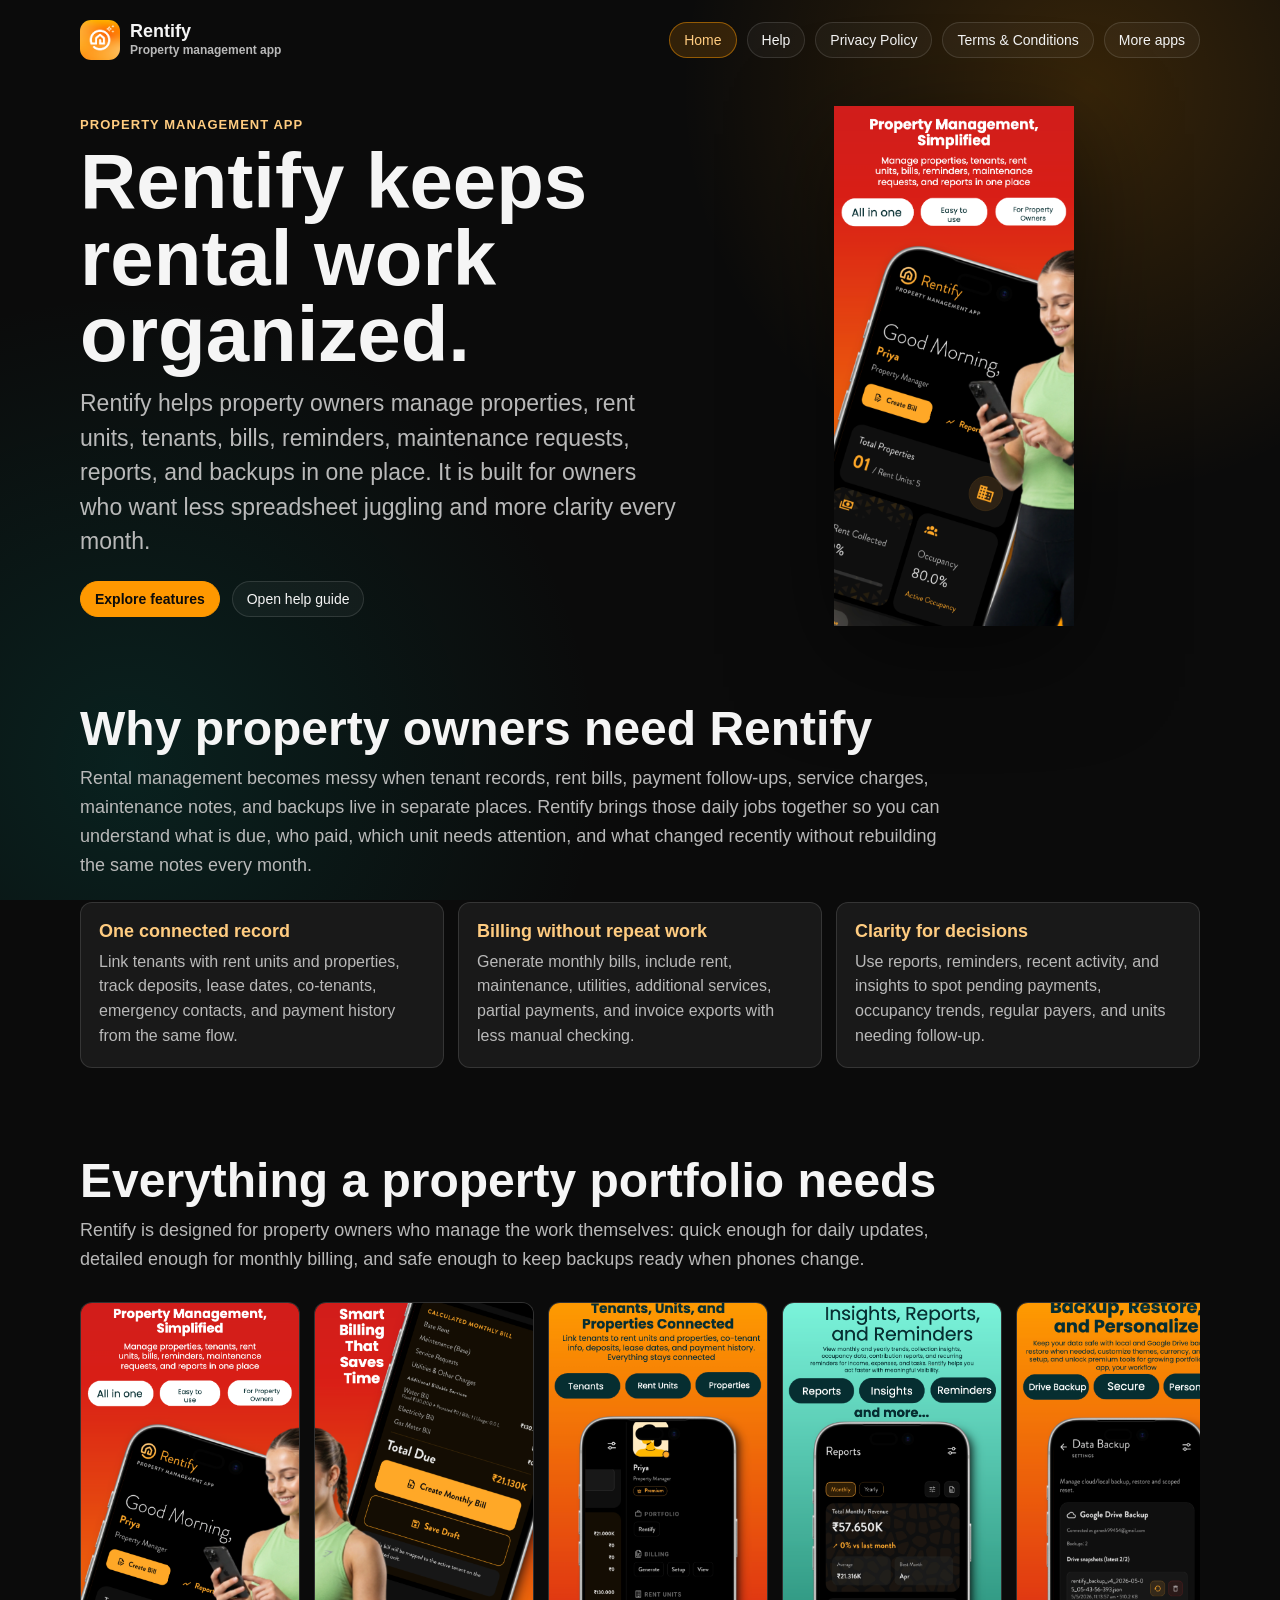
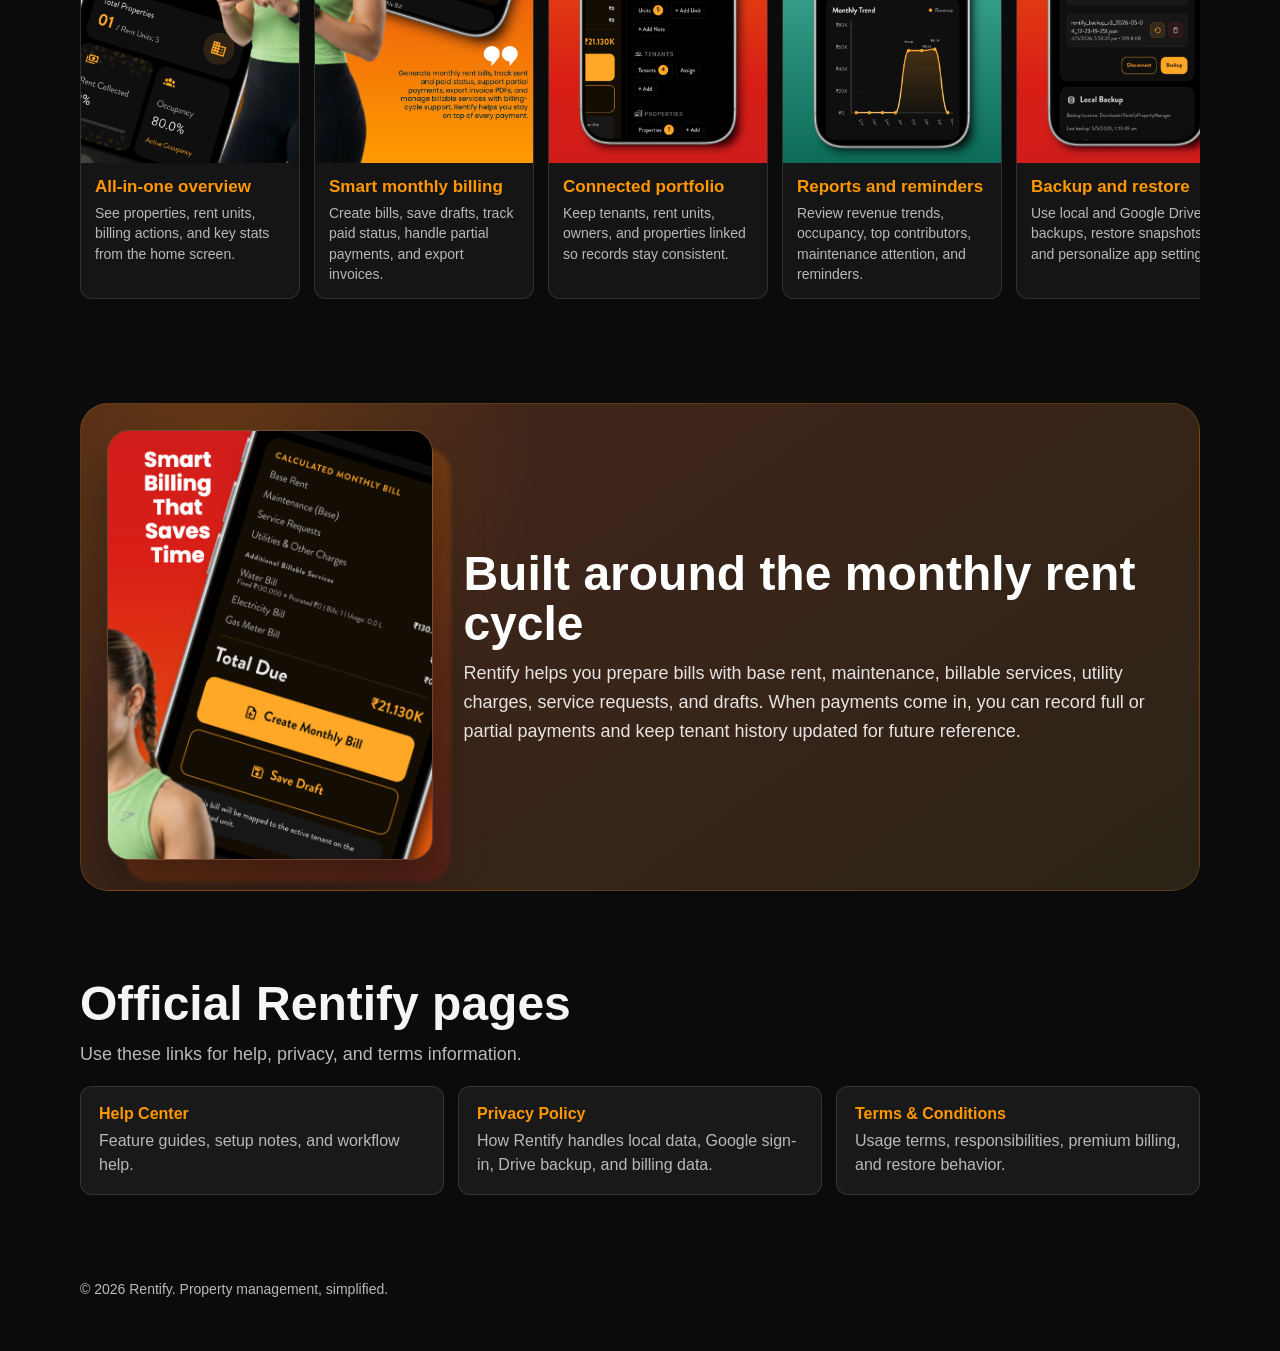
<file: index.html>
<!doctype html>
<html lang="en">
  <head><meta name="google-site-verification" content="4tOKKGAvzVldMBXsxgF8fQ3O4eF1xGqxzSrDbUhDcN8" /><meta charset="UTF-8" />
    <meta name="viewport" content="width=device-width, initial-scale=1.0" />
    <title>Rentify - Property Management App</title>
    <meta
      name="description"
      content="Rentify helps property owners manage properties, tenants, rent units, bills, reminders, reports, and backups in one place."
    />
    <link rel="icon" type="image/png" href="./assets/favicon.png" />
    <link rel="apple-touch-icon" href="./assets/app-icon.png" />
    <style>
      :root {
        --bg: #0b0b0b;
        --surface: #151515;
        --card: #191919;
        --text: #f5f5f5;
        --muted: #b9b9b9;
        --border: rgba(255, 255, 255, 0.12);
        --primary: #ff9800;
        --secondary: #ffcc80;
        --ink: #062f31;
      }
      * {
        box-sizing: border-box;
      }
      html {
        scroll-behavior: smooth;
      }
      body {
        margin: 0;
        min-height: 100vh;
        font-family: -apple-system, BlinkMacSystemFont, "Segoe UI", Roboto,
          Oxygen, Ubuntu, Cantarell, "Helvetica Neue", Arial, sans-serif;
        color: var(--text);
        background: var(--bg);
      }
      body::before {
        content: "";
        position: fixed;
        inset: 0;
        z-index: -1;
        pointer-events: none;
        background:
          radial-gradient(circle at 85% 10%, rgba(255, 152, 0, 0.18), transparent 30%),
          radial-gradient(circle at 10% 85%, rgba(0, 150, 136, 0.16), transparent 34%),
          var(--bg);
      }
      a {
        color: inherit;
      }
      .wrap {
        width: min(1120px, calc(100% - 32px));
        margin: 0 auto;
      }
      .topbar {
        display: flex;
        align-items: center;
        justify-content: space-between;
        gap: 16px;
        padding: 20px 0;
      }
      .brand {
        display: inline-flex;
        align-items: center;
        gap: 10px;
        font-weight: 800;
      }
      .brand-copy strong {
        display: block;
        font-size: 18px;
        line-height: 1.05;
      }
      .brand-copy span {
        display: block;
        color: var(--muted);
        font-size: 12px;
        font-weight: 600;
        line-height: 1.25;
        margin-top: 2px;
      }
      .brand-icon {
        width: 40px;
        height: 40px;
        border-radius: 11px;
      }
      .links {
        display: flex;
        flex-wrap: wrap;
        gap: 10px;
      }
      .links a {
        display: inline-flex;
        align-items: center;
        justify-content: center;
        text-decoration: none;
        border: 1px solid var(--border);
        border-radius: 999px;
        padding: 9px 14px;
        background: rgba(255, 255, 255, 0.04);
        color: var(--text);
        font-size: 14px;
        line-height: normal;
      }
      .links a.active {
        border-color: rgba(255, 152, 0, 0.48);
        background: rgba(255, 152, 0, 0.16);
        color: var(--secondary);
      }
      .button-link {
        text-decoration: none;
        border: 1px solid var(--border);
        border-radius: 999px;
        padding: 9px 14px;
        background: rgba(255, 255, 255, 0.04);
        color: var(--text);
        font-size: 14px;
        line-height: normal;
      }
      .hero {
        display: grid;
        grid-template-columns: minmax(0, 0.95fr) minmax(280px, 0.78fr);
        align-items: center;
        gap: 28px;
        min-height: 62vh;
        padding: 26px 0 34px;
      }
      .eyebrow {
        color: var(--secondary);
        font-size: 13px;
        font-weight: 800;
        letter-spacing: 0.08em;
        text-transform: uppercase;
      }
      h1 {
        margin: 10px 0 14px;
        font-size: clamp(42px, 7vw, 78px);
        line-height: 0.98;
        letter-spacing: 0;
      }
      .lead {
        color: var(--muted);
        font-size: clamp(18px, 2.1vw, 23px);
        line-height: 1.5;
        max-width: 680px;
        margin: 0;
      }
      .hero-actions {
        display: flex;
        flex-wrap: wrap;
        gap: 12px;
        margin-top: 22px;
      }
      .primary-action {
        background: var(--primary);
        color: #0b0b0b;
        border-color: var(--primary);
        font-weight: 800;
      }
      .hero-shot {
        width: 100%;
        max-height: min(520px, 62vh);
        object-fit: contain;
        justify-self: end;
        filter: drop-shadow(0 28px 50px rgba(0, 0, 0, 0.5));
      }
      .section {
        padding: 44px 0;
      }
      .section h2 {
        margin: 0 0 10px;
        font-size: clamp(30px, 4vw, 48px);
        line-height: 1.05;
      }
      .section-copy {
        color: var(--muted);
        font-size: 18px;
        line-height: 1.6;
        max-width: 860px;
        margin: 0;
      }
      .benefits {
        display: grid;
        grid-template-columns: repeat(3, minmax(0, 1fr));
        gap: 14px;
        margin-top: 22px;
      }
      .benefit {
        background: var(--card);
        border: 1px solid var(--border);
        border-radius: 12px;
        padding: 18px;
      }
      .benefit h3 {
        margin: 0 0 8px;
        color: var(--secondary);
        font-size: 18px;
      }
      .benefit p {
        color: var(--muted);
        line-height: 1.55;
        margin: 0;
      }
      .feature-strip {
        display: grid;
        grid-template-columns: repeat(5, minmax(220px, 1fr));
        gap: 14px;
        overflow-x: auto;
        padding: 4px 0 16px;
        margin-top: 24px;
      }
      .feature-card {
        background: var(--surface);
        border: 1px solid var(--border);
        border-radius: 12px;
        overflow: hidden;
        min-width: 220px;
      }
      .feature-card img {
        display: block;
        width: 100%;
        aspect-ratio: 690 / 1457;
        object-fit: cover;
        background: #111;
      }
      .feature-card div {
        padding: 14px;
      }
      .feature-card h3 {
        margin: 0 0 6px;
        color: var(--primary);
        font-size: 17px;
      }
      .feature-card p {
        margin: 0;
        color: var(--muted);
        font-size: 14px;
        line-height: 1.45;
      }
      .billing-band {
        display: grid;
        grid-template-columns: minmax(220px, 0.46fr) minmax(0, 1fr);
        gap: 30px;
        align-items: center;
        overflow: hidden;
        border: 1px solid rgba(255, 152, 0, 0.2);
        background:
          radial-gradient(circle at 12% 10%, rgba(255, 152, 0, 0.18), transparent 30%),
          linear-gradient(145deg, rgba(255, 87, 34, 0.2), rgba(255, 152, 0, 0.08)),
          var(--card);
        border-radius: 28px;
        padding: 26px;
        color: #fff;
      }
      .billing-preview {
        position: relative;
        justify-self: center;
        width: min(100%, 330px);
      }
      .billing-preview::before {
        content: "";
        position: absolute;
        inset: 18px -18px -18px 18px;
        border-radius: 26px;
        background: linear-gradient(135deg, rgba(255, 152, 0, 0.3), rgba(215, 25, 25, 0.2));
        filter: blur(2px);
      }
      .billing-band img {
        position: relative;
        width: 100%;
        max-height: 430px;
        object-fit: cover;
        object-position: top center;
        border: 1px solid rgba(255, 255, 255, 0.12);
        border-radius: 22px;
        box-shadow: 0 22px 48px rgba(0, 0, 0, 0.35);
      }
      .billing-band h2 {
        color: #fff;
        max-width: 720px;
      }
      .billing-band p {
        max-width: 760px;
        color: rgba(255, 255, 255, 0.88);
      }
      .legal-grid {
        display: grid;
        grid-template-columns: repeat(3, minmax(0, 1fr));
        gap: 14px;
        margin-top: 18px;
      }
      .legal-grid a {
        display: block;
        text-decoration: none;
        background: var(--card);
        border: 1px solid var(--border);
        border-radius: 12px;
        padding: 18px;
      }
      .legal-grid strong {
        display: block;
        color: var(--primary);
        margin-bottom: 6px;
      }
      .legal-grid span {
        color: var(--muted);
        line-height: 1.45;
      }
      .footer {
        color: var(--muted);
        padding: 28px 0 40px;
        font-size: 14px;
      }
      @media (max-width: 860px) {
        .hero,
        .billing-band,
        .benefits,
        .legal-grid {
          grid-template-columns: 1fr;
        }
        .hero {
          min-height: auto;
          padding-top: 8px;
        }
        .hero-shot {
          max-height: 560px;
          justify-self: center;
        }
      }
      @media (max-width: 640px) {
        .wrap {
          width: min(100% - 32px, 1120px);
        }
        .topbar {
          align-items: flex-start;
          flex-direction: column;
        }
        .links a,
        .button-link {
          padding: 8px 12px;
        }
        .section {
          padding: 34px 0;
        }
        .billing-band {
          padding: 16px;
        }
      }
    </style>
  </head>
  <body>
    <main class="wrap">
      <header class="topbar">
        <div class="brand">
          <img class="brand-icon" src="./assets/app-icon.png" alt="Rentify app icon" />
          <div class="brand-copy">
            <strong>Rentify</strong>
            <span>Property management app</span>
          </div>
        </div>
        <nav class="links" aria-label="Rentify pages">
          <a class="active" href="./">Home</a>
          <a href="./help/">Help</a>
          <a href="./privacy/">Privacy Policy</a>
          <a href="./terms/">Terms & Conditions</a>
          <a href="https://smartlife-products.github.io/">More apps</a>
        </nav>
      </header>

      <section class="hero">
        <div>
          <span class="eyebrow">Property management app</span>
          <h1>Rentify keeps rental work organized.</h1>
          <p class="lead">
            Rentify helps property owners manage properties, rent units, tenants,
            bills, reminders, maintenance requests, reports, and backups in one place.
            It is built for owners who want less spreadsheet juggling and more clarity
            every month.
          </p>
          <div class="hero-actions">
            <a class="button-link primary-action" href="#features">Explore features</a>
            <a class="button-link" href="./help/">Open help guide</a>
          </div>
        </div>
        <img
          class="hero-shot"
          src="./assets/screens/rentify_intro_1.png"
          alt="Rentify app dashboard showing property management overview"
        />
      </section>

      <section class="section">
        <h2>Why property owners need Rentify</h2>
        <p class="section-copy">
          Rental management becomes messy when tenant records, rent bills, payment
          follow-ups, service charges, maintenance notes, and backups live in separate
          places. Rentify brings those daily jobs together so you can understand what is
          due, who paid, which unit needs attention, and what changed recently without
          rebuilding the same notes every month.
        </p>
        <div class="benefits">
          <article class="benefit">
            <h3>One connected record</h3>
            <p>
              Link tenants with rent units and properties, track deposits, lease dates,
              co-tenants, emergency contacts, and payment history from the same flow.
            </p>
          </article>
          <article class="benefit">
            <h3>Billing without repeat work</h3>
            <p>
              Generate monthly bills, include rent, maintenance, utilities, additional
              services, partial payments, and invoice exports with less manual checking.
            </p>
          </article>
          <article class="benefit">
            <h3>Clarity for decisions</h3>
            <p>
              Use reports, reminders, recent activity, and insights to spot pending
              payments, occupancy trends, regular payers, and units needing follow-up.
            </p>
          </article>
        </div>
      </section>

      <section id="features" class="section">
        <h2>Everything a property portfolio needs</h2>
        <p class="section-copy">
          Rentify is designed for property owners who manage the work themselves:
          quick enough for daily updates, detailed enough for monthly billing, and safe
          enough to keep backups ready when phones change.
        </p>
        <div class="feature-strip" aria-label="Rentify feature screenshots">
          <article class="feature-card">
            <img src="./assets/screens/rentify_intro_1.png" alt="Rentify home overview" />
            <div>
              <h3>All-in-one overview</h3>
              <p>See properties, rent units, billing actions, and key stats from the home screen.</p>
            </div>
          </article>
          <article class="feature-card">
            <img src="./assets/screens/rentify_intro_2.png" alt="Rentify billing screen" />
            <div>
              <h3>Smart monthly billing</h3>
              <p>Create bills, save drafts, track paid status, handle partial payments, and export invoices.</p>
            </div>
          </article>
          <article class="feature-card">
            <img src="./assets/screens/rentify_intro_3.png" alt="Rentify drawer with tenants units properties" />
            <div>
              <h3>Connected portfolio</h3>
              <p>Keep tenants, rent units, owners, and properties linked so records stay consistent.</p>
            </div>
          </article>
          <article class="feature-card">
            <img src="./assets/screens/rentify_intro_4.png" alt="Rentify reports screen" />
            <div>
              <h3>Reports and reminders</h3>
              <p>Review revenue trends, occupancy, top contributors, maintenance attention, and reminders.</p>
            </div>
          </article>
          <article class="feature-card">
            <img src="./assets/screens/rentify_intro_5.png" alt="Rentify backup screen" />
            <div>
              <h3>Backup and restore</h3>
              <p>Use local and Google Drive backups, restore snapshots, and personalize app settings.</p>
            </div>
          </article>
        </div>
      </section>

      <section class="section">
        <div class="billing-band">
          <div class="billing-preview">
            <img
              src="./assets/screens/rentify_intro_2.png"
              alt="Rentify calculated monthly bill preview"
            />
          </div>
          <div>
            <h2>Built around the monthly rent cycle</h2>
            <p class="section-copy">
              Rentify helps you prepare bills with base rent, maintenance,
              billable services, utility charges, service requests, and drafts. When
              payments come in, you can record full or partial payments and keep tenant
              history updated for future reference.
            </p>
          </div>
        </div>
      </section>

      <section class="section">
        <h2>Official Rentify pages</h2>
        <p class="section-copy">
          Use these links for help, privacy, and terms information.
        </p>
        <div class="legal-grid">
          <a href="./help/">
            <strong>Help Center</strong>
            <span>Feature guides, setup notes, and workflow help.</span>
          </a>
          <a href="./privacy/">
            <strong>Privacy Policy</strong>
            <span>How Rentify handles local data, Google sign-in, Drive backup, and billing data.</span>
          </a>
          <a href="./terms/">
            <strong>Terms & Conditions</strong>
            <span>Usage terms, responsibilities, premium billing, and restore behavior.</span>
          </a>
        </div>
      </section>

      <p class="footer">
        © 2026 Rentify. Property management, simplified.
      </p>
    </main>
  </body>
</html>
</file>
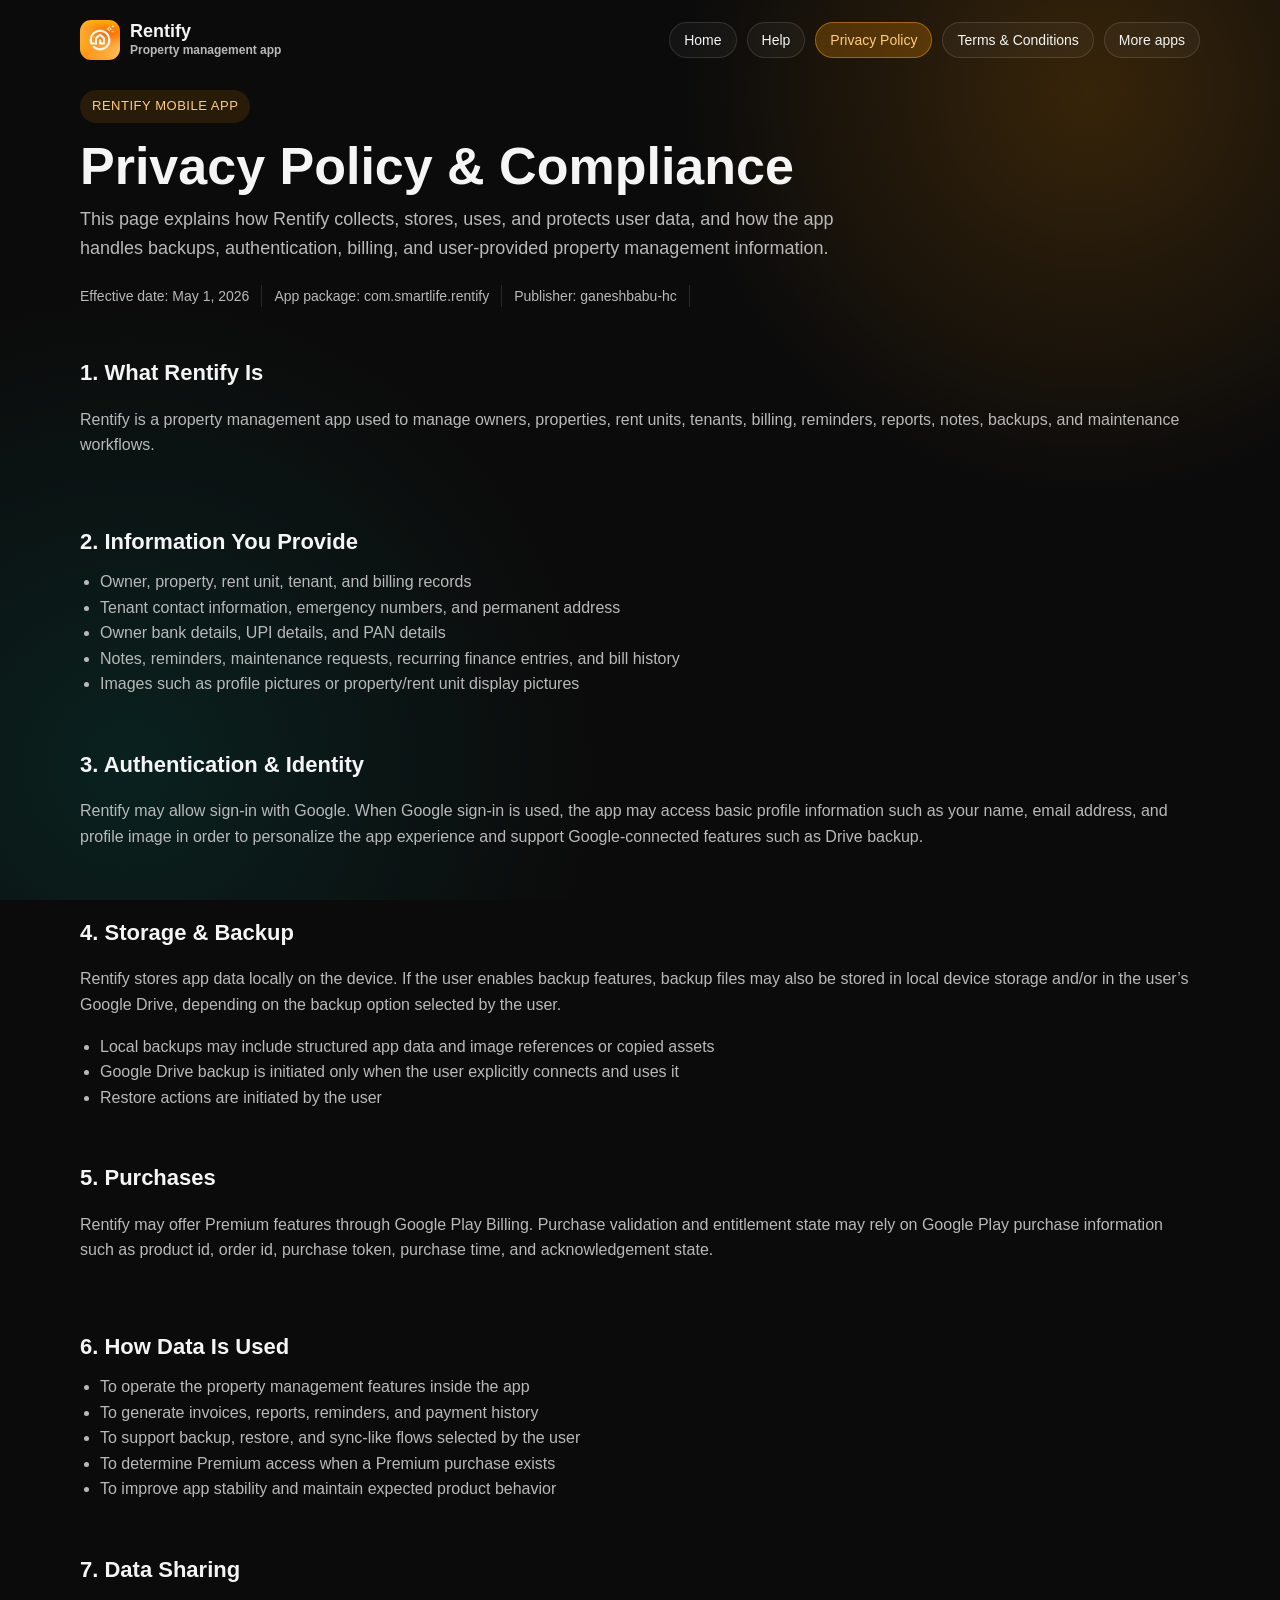
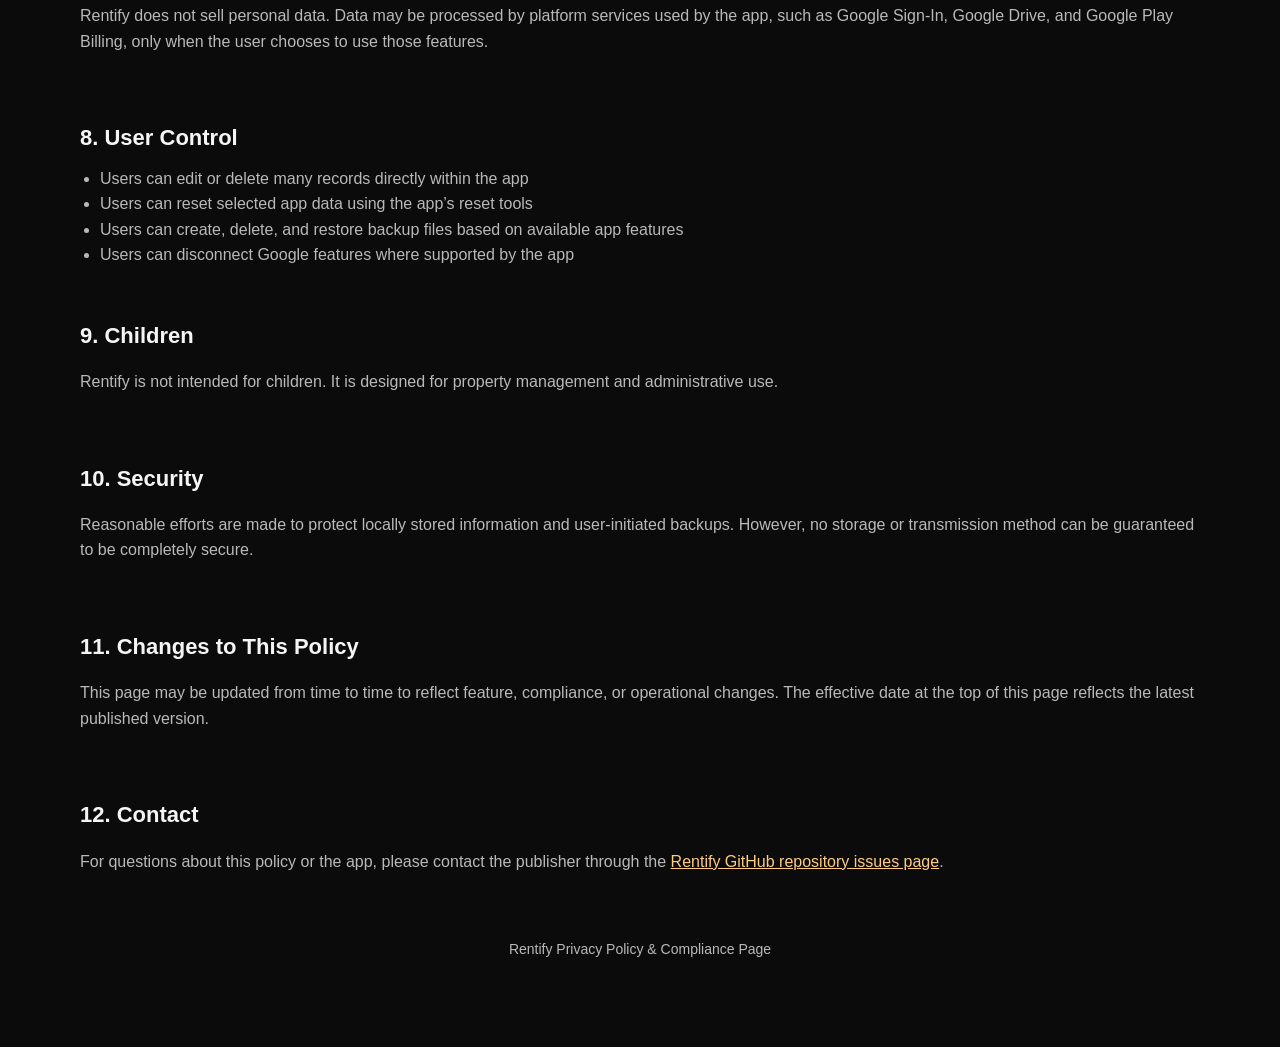
<file: privacy/index.html>
<!DOCTYPE html>
<html lang="en">
  <head><meta name="google-site-verification" content="4tOKKGAvzVldMBXsxgF8fQ3O4eF1xGqxzSrDbUhDcN8" /><meta charset="UTF-8" />
    <meta name="viewport" content="width=device-width, initial-scale=1.0" />
    <title>Rentify Privacy & Compliance</title>
    <meta
      name="description"
      content="Privacy Policy and compliance information for the Rentify mobile app."
    />
    <link rel="icon" type="image/png" href="../assets/favicon.png" />
    <link rel="apple-touch-icon" href="../assets/app-icon.png" />
    <style>
      :root {
        --bg: #0b0b0b;
        --surface: #151515;
        --text: #f5f5f5;
        --muted: #b9b9b9;
        --border: rgba(255, 255, 255, 0.12);
        --primary: #ff9800;
        --secondary: #ffcc80;
      }
      * { box-sizing: border-box; }
      body {
        margin: 0;
        min-height: 100vh;
        font-family: -apple-system, BlinkMacSystemFont, "Segoe UI", Roboto,
          Oxygen, Ubuntu, Cantarell, "Helvetica Neue", Arial, sans-serif;
        background: var(--bg);
        color: var(--text);
        line-height: 1.6;
      }
      body::before {
        content: "";
        position: fixed;
        inset: 0;
        z-index: -1;
        pointer-events: none;
        background:
          radial-gradient(circle at 85% 10%, rgba(255, 152, 0, 0.18), transparent 30%),
          radial-gradient(circle at 10% 85%, rgba(0, 150, 136, 0.16), transparent 34%),
          var(--bg);
      }
      .wrap {
        width: min(1120px, calc(100% - 32px));
        margin: 0 auto;
        padding: 0 0 72px;
      }
      .topbar {
        display: flex;
        align-items: center;
        justify-content: space-between;
        gap: 16px;
        padding: 20px 0;
      }
      .brand {
        display: inline-flex;
        align-items: center;
        gap: 10px;
        color: var(--text);
        font-weight: 800;
      }
      .brand-icon {
        width: 40px;
        height: 40px;
        border-radius: 11px;
      }
      .brand-copy strong {
        display: block;
        font-size: 18px;
        line-height: 1.05;
      }
      .brand-copy span {
        display: block;
        color: var(--muted);
        font-size: 12px;
        font-weight: 600;
        line-height: 1.25;
        margin-top: 2px;
      }
      .links {
        display: flex;
        flex-wrap: wrap;
        gap: 10px;
      }
      .links a {
        display: inline-flex;
        align-items: center;
        justify-content: center;
        color: var(--text);
        text-decoration: none;
        border: 1px solid var(--border);
        border-radius: 999px;
        padding: 9px 14px;
        background: rgba(255, 255, 255, 0.04);
        font-size: 14px;
        line-height: normal;
      }
      .links a.active,
      .links a[aria-current="page"] {
        border-color: rgba(255, 152, 0, 0.48);
        background: rgba(255, 152, 0, 0.24);
        color: var(--secondary);
      }
      .page-intro {
        padding: 10px 0 22px;
      }
      .eyebrow {
        display: inline-block;
        padding: 6px 12px;
        border-radius: 999px;
        background: rgba(255, 152, 0, 0.12);
        color: var(--secondary);
        font-size: 13px;
        letter-spacing: 0.04em;
        text-transform: uppercase;
      }
      h1 {
        font-size: clamp(32px, 5vw, 52px);
        line-height: 1.05;
        margin: 16px 0 12px;
      }
      .page-intro p {
        max-width: 760px;
        color: var(--muted);
        font-size: 18px;
        margin: 0;
      }
      .meta {
        display: flex;
        flex-wrap: wrap;
        gap: 12px;
        margin-top: 22px;
      }
      .meta span {
        border-right: 1px solid var(--border);
        padding-right: 12px;
        color: var(--muted);
        font-size: 14px;
      }
      .grid {
        display: grid;
        gap: 22px;
        margin-top: 22px;
      }
      .doc-section {
        padding: 4px 0 24px;
      }
      h2 {
        margin: 0 0 10px;
        font-size: 22px;
      }
      p, li {
        color: var(--muted);
        font-size: 16px;
      }
      ul {
        margin: 10px 0 0;
        padding-left: 20px;
      }
      a {
        color: var(--secondary);
      }
      .footer {
        margin-top: 24px;
        color: var(--muted);
        font-size: 14px;
        text-align: center;
      }
      @media (max-width: 640px) {
        .wrap { width: min(100% - 32px, 1120px); }
        .topbar {
          align-items: flex-start;
          flex-direction: column;
        }
        .page-intro, .doc-section { padding: 8px 0 22px; }
        .page-intro p, p, li { font-size: 15px; }
      }
    </style>
  </head>
  <body>
    <main class="wrap">
      <header class="topbar">
        <div class="brand">
          <img class="brand-icon" src="../assets/app-icon.png" alt="Rentify app icon" />
          <div class="brand-copy">
            <strong>Rentify</strong>
            <span>Property management app</span>
          </div>
        </div>
        <nav class="links" aria-label="Rentify pages">
          <a href="../">Home</a>
          <a href="../help/">Help</a>
          <a class="active" aria-current="page" href="./">Privacy Policy</a>
          <a href="../terms/">Terms & Conditions</a>
          <a href="https://smartlife-products.github.io/">More apps</a>
        </nav>
      </header>

      <section class="page-intro">
        <span class="eyebrow">Rentify Mobile App</span>
        <h1>Privacy Policy & Compliance</h1>
        <p>
          This page explains how Rentify collects, stores, uses, and protects user data,
          and how the app handles backups, authentication, billing, and user-provided
          property management information.
        </p>
        <div class="meta">
          <span>Effective date: May 1, 2026</span>
          <span>App package: com.smartlife.rentify</span>
          <span>Publisher: ganeshbabu-hc</span>
        </div>
      </section>

      <section class="grid">
        <article class="doc-section">
          <h2>1. What Rentify Is</h2>
          <p>
            Rentify is a property management app used to manage owners, properties, rent units,
            tenants, billing, reminders, reports, notes, backups, and maintenance workflows.
          </p>
        </article>

        <article class="doc-section">
          <h2>2. Information You Provide</h2>
          <ul>
            <li>Owner, property, rent unit, tenant, and billing records</li>
            <li>Tenant contact information, emergency numbers, and permanent address</li>
            <li>Owner bank details, UPI details, and PAN details</li>
            <li>Notes, reminders, maintenance requests, recurring finance entries, and bill history</li>
            <li>Images such as profile pictures or property/rent unit display pictures</li>
          </ul>
        </article>

        <article class="doc-section">
          <h2>3. Authentication & Identity</h2>
          <p>
            Rentify may allow sign-in with Google. When Google sign-in is used, the app may access
            basic profile information such as your name, email address, and profile image in order
            to personalize the app experience and support Google-connected features such as Drive backup.
          </p>
        </article>

        <article class="doc-section">
          <h2>4. Storage & Backup</h2>
          <p>
            Rentify stores app data locally on the device. If the user enables backup features,
            backup files may also be stored in local device storage and/or in the user’s Google Drive,
            depending on the backup option selected by the user.
          </p>
          <ul>
            <li>Local backups may include structured app data and image references or copied assets</li>
            <li>Google Drive backup is initiated only when the user explicitly connects and uses it</li>
            <li>Restore actions are initiated by the user</li>
          </ul>
        </article>

        <article class="doc-section">
          <h2>5. Purchases</h2>
          <p>
            Rentify may offer Premium features through Google Play Billing. Purchase validation and
            entitlement state may rely on Google Play purchase information such as product id, order id,
            purchase token, purchase time, and acknowledgement state.
          </p>
        </article>

        <article class="doc-section">
          <h2>6. How Data Is Used</h2>
          <ul>
            <li>To operate the property management features inside the app</li>
            <li>To generate invoices, reports, reminders, and payment history</li>
            <li>To support backup, restore, and sync-like flows selected by the user</li>
            <li>To determine Premium access when a Premium purchase exists</li>
            <li>To improve app stability and maintain expected product behavior</li>
          </ul>
        </article>

        <article class="doc-section">
          <h2>7. Data Sharing</h2>
          <p>
            Rentify does not sell personal data. Data may be processed by platform services used by the app,
            such as Google Sign-In, Google Drive, and Google Play Billing, only when the user chooses to use
            those features.
          </p>
        </article>

        <article class="doc-section">
          <h2>8. User Control</h2>
          <ul>
            <li>Users can edit or delete many records directly within the app</li>
            <li>Users can reset selected app data using the app’s reset tools</li>
            <li>Users can create, delete, and restore backup files based on available app features</li>
            <li>Users can disconnect Google features where supported by the app</li>
          </ul>
        </article>

        <article class="doc-section">
          <h2>9. Children</h2>
          <p>
            Rentify is not intended for children. It is designed for property management and administrative use.
          </p>
        </article>

        <article class="doc-section">
          <h2>10. Security</h2>
          <p>
            Reasonable efforts are made to protect locally stored information and user-initiated backups.
            However, no storage or transmission method can be guaranteed to be completely secure.
          </p>
        </article>

        <article class="doc-section">
          <h2>11. Changes to This Policy</h2>
          <p>
            This page may be updated from time to time to reflect feature, compliance, or operational changes.
            The effective date at the top of this page reflects the latest published version.
          </p>
        </article>

        <article class="doc-section">
          <h2>12. Contact</h2>
          <p>
            For questions about this policy or the app, please contact the publisher through the
            <a href="https://github.com/ganeshbabu-hc/rentify/issues">Rentify GitHub repository issues page</a>.
          </p>
        </article>
      </section>

      <p class="footer">
        Rentify Privacy Policy & Compliance Page
      </p>
    </main>
  </body>
</html>
</file>
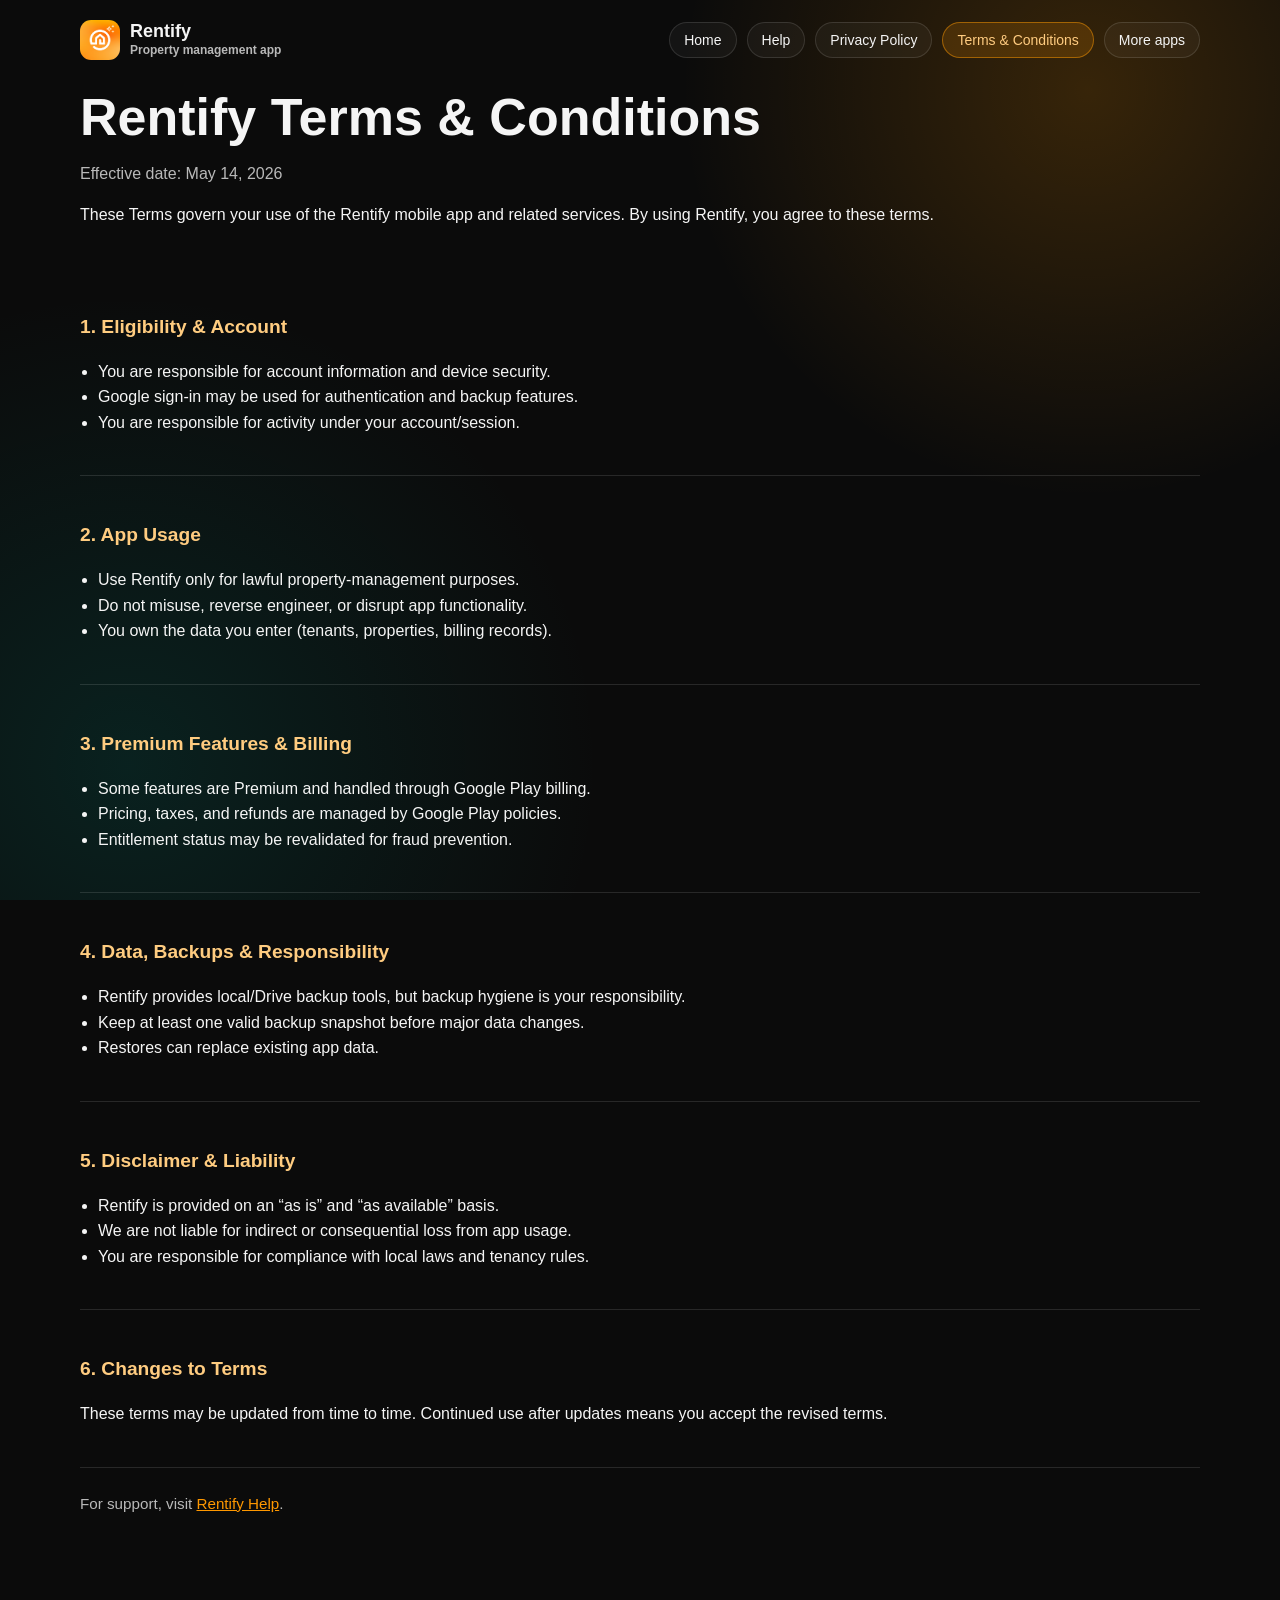
<file: terms/index.html>
<!doctype html>
<html lang="en">
  <head><meta name="google-site-verification" content="4tOKKGAvzVldMBXsxgF8fQ3O4eF1xGqxzSrDbUhDcN8" /><meta charset="UTF-8" />
    <meta name="viewport" content="width=device-width, initial-scale=1.0" />
    <title>Rentify Terms & Conditions</title>
    <link rel="icon" type="image/png" href="../assets/favicon.png" />
    <link rel="apple-touch-icon" href="../assets/app-icon.png" />
    <style>
      :root {
        --bg: #0b0b0b;
        --surface: #151515;
        --card: #191919;
        --text: #f5f5f5;
        --muted: #b9b9b9;
        --border: rgba(255, 255, 255, 0.12);
        --primary: #ff9800;
        --secondary: #ffcc80;
      }
      * { box-sizing: border-box; }
      body {
        margin: 0;
        min-height: 100vh;
        font-family: -apple-system, BlinkMacSystemFont, "Segoe UI", Roboto, Oxygen,
          Ubuntu, Cantarell, "Helvetica Neue", Arial, sans-serif;
        background: var(--bg);
        color: var(--text);
        line-height: 1.6;
      }
      body::before {
        content: "";
        position: fixed;
        inset: 0;
        z-index: -1;
        pointer-events: none;
        background:
          radial-gradient(circle at 85% 10%, rgba(255, 152, 0, 0.18), transparent 30%),
          radial-gradient(circle at 10% 85%, rgba(0, 150, 136, 0.16), transparent 34%),
          var(--bg);
      }
      .wrap {
        width: min(1120px, calc(100% - 32px));
        margin: 0 auto;
        padding: 0 0 72px;
      }
      .topbar {
        display: flex;
        align-items: center;
        justify-content: space-between;
        gap: 16px;
        flex-wrap: wrap;
        padding: 20px 0;
      }
      .brand {
        display: inline-flex;
        align-items: center;
        gap: 10px;
        color: var(--text);
        font-weight: 800;
      }
      .brand-icon {
        width: 40px;
        height: 40px;
        border-radius: 11px;
      }
      .brand-copy strong {
        display: block;
        font-size: 18px;
        line-height: 1.05;
      }
      .brand-copy span {
        display: block;
        color: var(--muted);
        font-size: 12px;
        font-weight: 600;
        line-height: 1.25;
        margin-top: 2px;
      }
      .links {
        display: flex;
        flex-wrap: wrap;
        gap: 10px;
      }
      .links a {
        display: inline-flex;
        align-items: center;
        justify-content: center;
        text-decoration: none;
        color: var(--text);
        border: 1px solid var(--border);
        border-radius: 999px;
        padding: 9px 14px;
        background: rgba(255, 255, 255, 0.04);
        font-size: 14px;
        line-height: normal;
      }
      .links a.active {
        border-color: rgba(255, 152, 0, 0.48);
        background: rgba(255, 152, 0, 0.16);
        color: var(--secondary);
      }
      .page-intro {
        padding: 10px 0 22px;
        margin-bottom: 16px;
      }
      h1 { margin: 0 0 6px; font-size: clamp(32px, 5vw, 52px); line-height: 1.05; }
      h2 {
        margin: 26px 0 10px;
        font-size: 1.2rem;
        color: var(--secondary);
      }
      .muted { color: var(--muted); }
      .card {
        border-bottom: 1px solid var(--border);
        padding: 4px 0 24px;
        margin: 14px 0;
      }
      ul { padding-left: 18px; }
      .footer {
        margin-top: 24px;
        color: var(--muted);
        font-size: 0.95rem;
      }
      @media (max-width: 640px) {
        .wrap { width: min(100% - 32px, 1120px); }
        .topbar {
          align-items: flex-start;
          flex-direction: column;
        }
        .page-intro, .card { padding: 8px 0 22px; }
      }
    </style>
  </head>
  <body>
    <main class="wrap">
      <header class="topbar">
        <div class="brand">
          <img class="brand-icon" src="../assets/app-icon.png" alt="Rentify app icon" />
          <div class="brand-copy">
            <strong>Rentify</strong>
            <span>Property management app</span>
          </div>
        </div>
        <nav class="links" aria-label="Rentify pages">
          <a href="../">Home</a>
          <a href="../help/">Help</a>
          <a href="../privacy/">Privacy Policy</a>
          <a class="active" href="./">Terms & Conditions</a>
          <a href="https://smartlife-products.github.io/">More apps</a>
        </nav>
      </header>

      <section class="page-intro">
        <h1>Rentify Terms & Conditions</h1>
        <p class="muted">
          Effective date: May 14, 2026
        </p>
        <p>
          These Terms govern your use of the Rentify mobile app and related services.
          By using Rentify, you agree to these terms.
        </p>
      </section>

      <section class="card">
        <h2>1. Eligibility & Account</h2>
        <ul>
          <li>You are responsible for account information and device security.</li>
          <li>Google sign-in may be used for authentication and backup features.</li>
          <li>You are responsible for activity under your account/session.</li>
        </ul>
      </section>

      <section class="card">
        <h2>2. App Usage</h2>
        <ul>
          <li>Use Rentify only for lawful property-management purposes.</li>
          <li>Do not misuse, reverse engineer, or disrupt app functionality.</li>
          <li>You own the data you enter (tenants, properties, billing records).</li>
        </ul>
      </section>

      <section class="card">
        <h2>3. Premium Features & Billing</h2>
        <ul>
          <li>Some features are Premium and handled through Google Play billing.</li>
          <li>Pricing, taxes, and refunds are managed by Google Play policies.</li>
          <li>Entitlement status may be revalidated for fraud prevention.</li>
        </ul>
      </section>

      <section class="card">
        <h2>4. Data, Backups & Responsibility</h2>
        <ul>
          <li>Rentify provides local/Drive backup tools, but backup hygiene is your responsibility.</li>
          <li>Keep at least one valid backup snapshot before major data changes.</li>
          <li>Restores can replace existing app data.</li>
        </ul>
      </section>

      <section class="card">
        <h2>5. Disclaimer & Liability</h2>
        <ul>
          <li>Rentify is provided on an “as is” and “as available” basis.</li>
          <li>We are not liable for indirect or consequential loss from app usage.</li>
          <li>You are responsible for compliance with local laws and tenancy rules.</li>
        </ul>
      </section>

      <section class="card">
        <h2>6. Changes to Terms</h2>
        <p>
          These terms may be updated from time to time. Continued use after updates
          means you accept the revised terms.
        </p>
      </section>

      <p class="footer">
        For support, visit
        <a href="../help/" style="color: var(--primary);">Rentify Help</a>.
      </p>
    </main>
  </body>
</html>
</file>
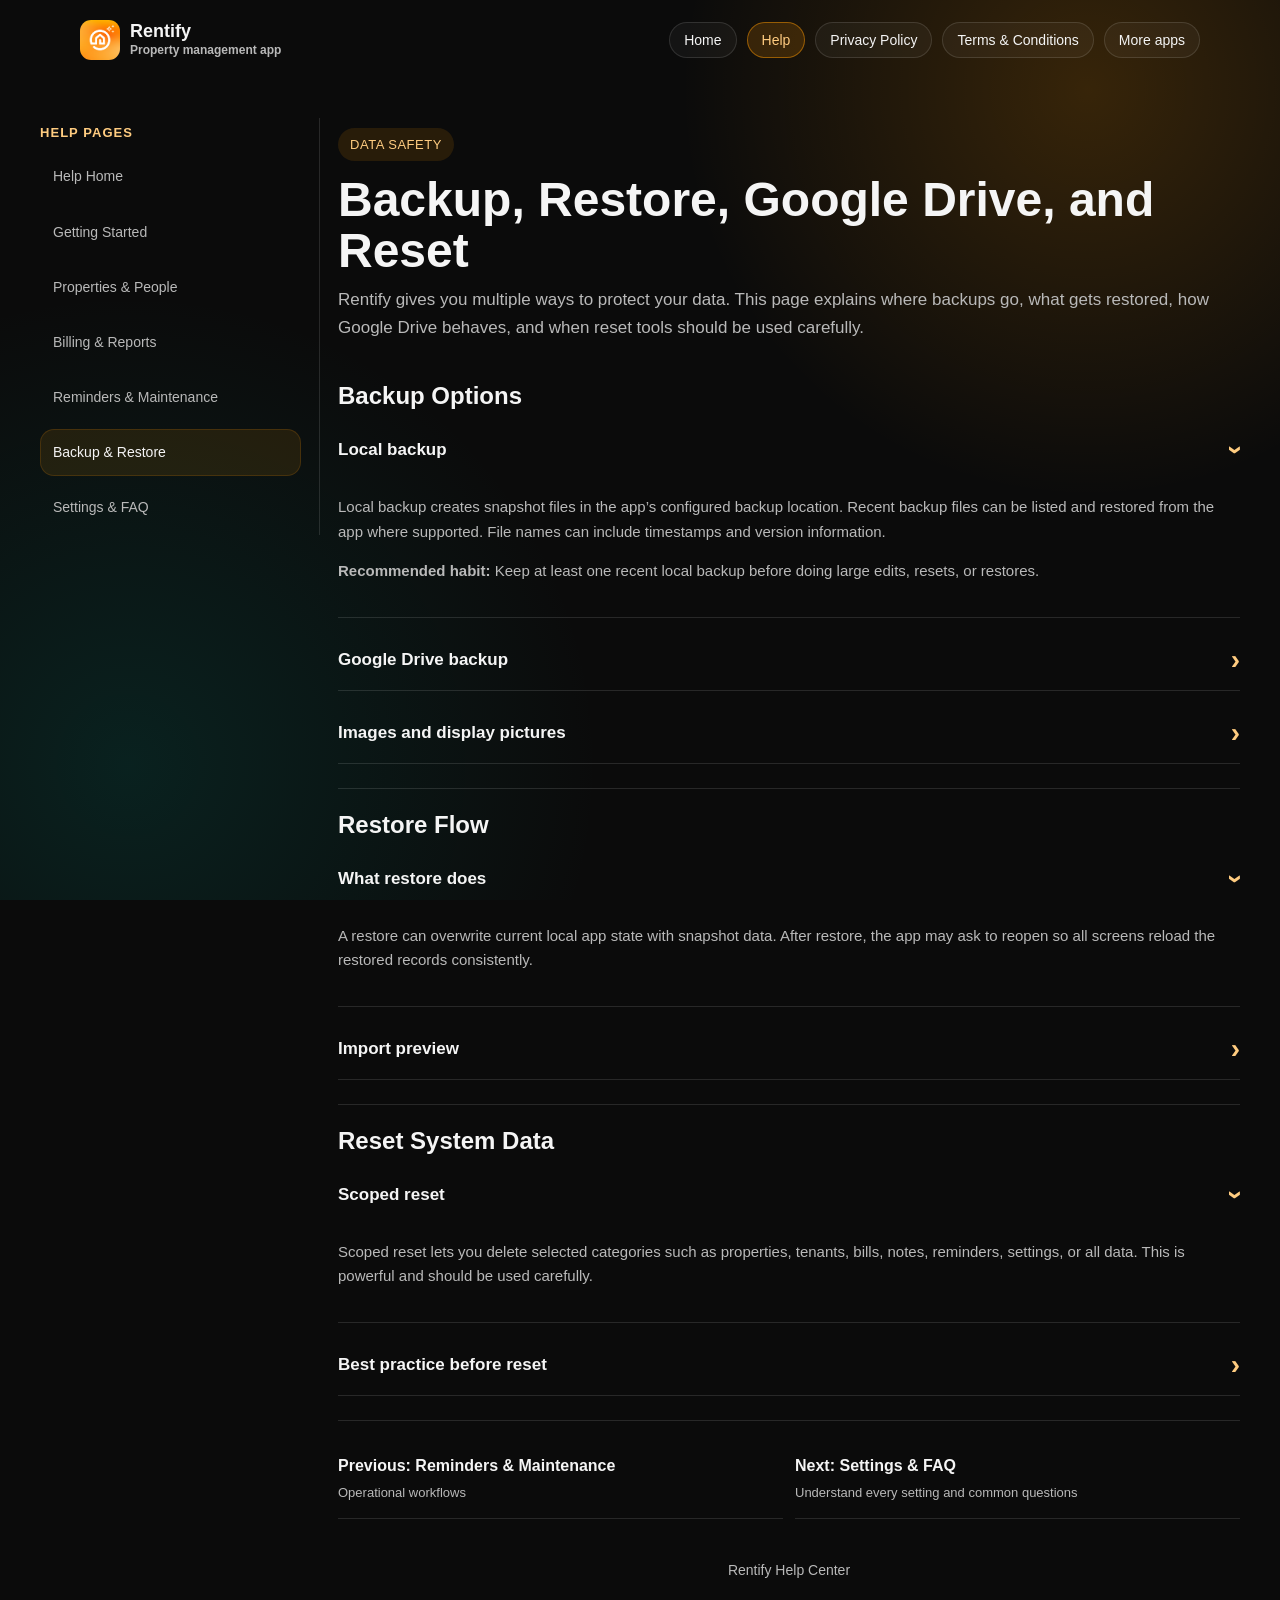
<file: help/backup-and-restore.html>
<!DOCTYPE html><html lang="en"><head><meta name="google-site-verification" content="4tOKKGAvzVldMBXsxgF8fQ3O4eF1xGqxzSrDbUhDcN8" /><meta charset="UTF-8" /><meta name="viewport" content="width=device-width, initial-scale=1.0" /><title>Backup & Restore - Rentify Help</title><link rel="icon" type="image/png" href="assets/favicon.png" /><link rel="apple-touch-icon" href="assets/app-icon.png" /><link rel="stylesheet" href="assets/style.css" /><script defer src="assets/app.js"></script></head><body><header class="topbar"><div class="topbar-inner"><div class="brand"><img class="brand-icon" src="assets/app-icon.png" alt="Rentify app icon" /><div class="brand-copy"><strong>Rentify</strong><span>Property management app</span></div></div><nav class="top-links" aria-label="Rentify pages"><a href="../">Home</a><a class="active" href="./">Help</a><a href="../privacy/">Privacy Policy</a><a href="../terms/">Terms & Conditions</a>
          <a href="https://smartlife-products.github.io/">More apps</a></nav><button class="menu-toggle" data-menu-toggle aria-label="Open help menu" aria-expanded="false"><span class="hamburger" aria-hidden="true"></span></button></div></header><main class="layout"><div class="page-grid"><aside class="sidebar" data-sidebar><h2>Help Pages</h2><ul class="nav-list"><li><a href="index.html">Help Home</a></li><li><a href="getting-started.html">Getting Started</a></li><li><a href="properties-and-people.html">Properties & People</a></li><li><a href="billing-and-reports.html">Billing & Reports</a></li><li><a href="reminders-and-maintenance.html">Reminders & Maintenance</a></li><li><a class="active" href="backup-and-restore.html">Backup & Restore</a></li><li><a href="settings-and-faq.html">Settings & FAQ</a></li></ul></aside><section class="content"><section class="page-intro"><span class="eyebrow">Data Safety</span><h1>Backup, Restore, Google Drive, and Reset</h1><p>Rentify gives you multiple ways to protect your data. This page explains where backups go, what gets restored, how Google Drive behaves, and when reset tools should be used carefully.</p></section><section class="doc-section"><h2>Backup Options</h2><div class="accordion"><div class="accordion-item open"><button class="accordion-header" data-accordion><span>Local backup</span><span data-icon>−</span></button><div class="accordion-panel"><p>Local backup creates snapshot files in the app’s configured backup location. Recent backup files can be listed and restored from the app where supported. File names can include timestamps and version information.</p><p><strong>Recommended habit:</strong> Keep at least one recent local backup before doing large edits, resets, or restores.</p></div></div><div class="accordion-item"><button class="accordion-header" data-accordion><span>Google Drive backup</span><span data-icon>+</span></button><div class="accordion-panel"><p>Google Drive backup usually requires Premium and Google connection. Drive snapshots can be listed, restored individually, and deleted where the app supports file-level actions.</p></div></div><div class="accordion-item"><button class="accordion-header" data-accordion><span>Images and display pictures</span><span data-icon>+</span></button><div class="accordion-panel"><p>Backups may need to include image references or copied image files. If images look missing after restore, check whether the backup method included the associated image payloads or files.</p></div></div></div></section><section class="doc-section"><h2>Restore Flow</h2><div class="accordion"><div class="accordion-item open"><button class="accordion-header" data-accordion><span>What restore does</span><span data-icon>−</span></button><div class="accordion-panel"><p>A restore can overwrite current local app state with snapshot data. After restore, the app may ask to reopen so all screens reload the restored records consistently.</p></div></div><div class="accordion-item"><button class="accordion-header" data-accordion><span>Import preview</span><span data-icon>+</span></button><div class="accordion-panel"><p>Good restore UX should preview what is about to be imported, such as number of owners, properties, rent units, tenants, and bills. This helps you avoid restoring the wrong file.</p></div></div></div></section><section class="doc-section"><h2>Reset System Data</h2><div class="accordion"><div class="accordion-item open"><button class="accordion-header" data-accordion><span>Scoped reset</span><span data-icon>−</span></button><div class="accordion-panel"><p>Scoped reset lets you delete selected categories such as properties, tenants, bills, notes, reminders, settings, or all data. This is powerful and should be used carefully.</p></div></div><div class="accordion-item"><button class="accordion-header" data-accordion><span>Best practice before reset</span><span data-icon>+</span></button><div class="accordion-panel"><ol class="steps"><li>Create a fresh local backup</li><li>Create a Drive backup if available</li><li>Read the selected reset scope carefully</li><li>Confirm only after verifying you can restore if needed</li></ol></div></div></div></section><div class="pager"><a href="reminders-and-maintenance.html"><strong>Previous: Reminders & Maintenance</strong><span>Operational workflows</span></a><a href="settings-and-faq.html"><strong>Next: Settings & FAQ</strong><span>Understand every setting and common questions</span></a></div><p class="footer">Rentify Help Center</p></section></div></main></body></html>
</file>
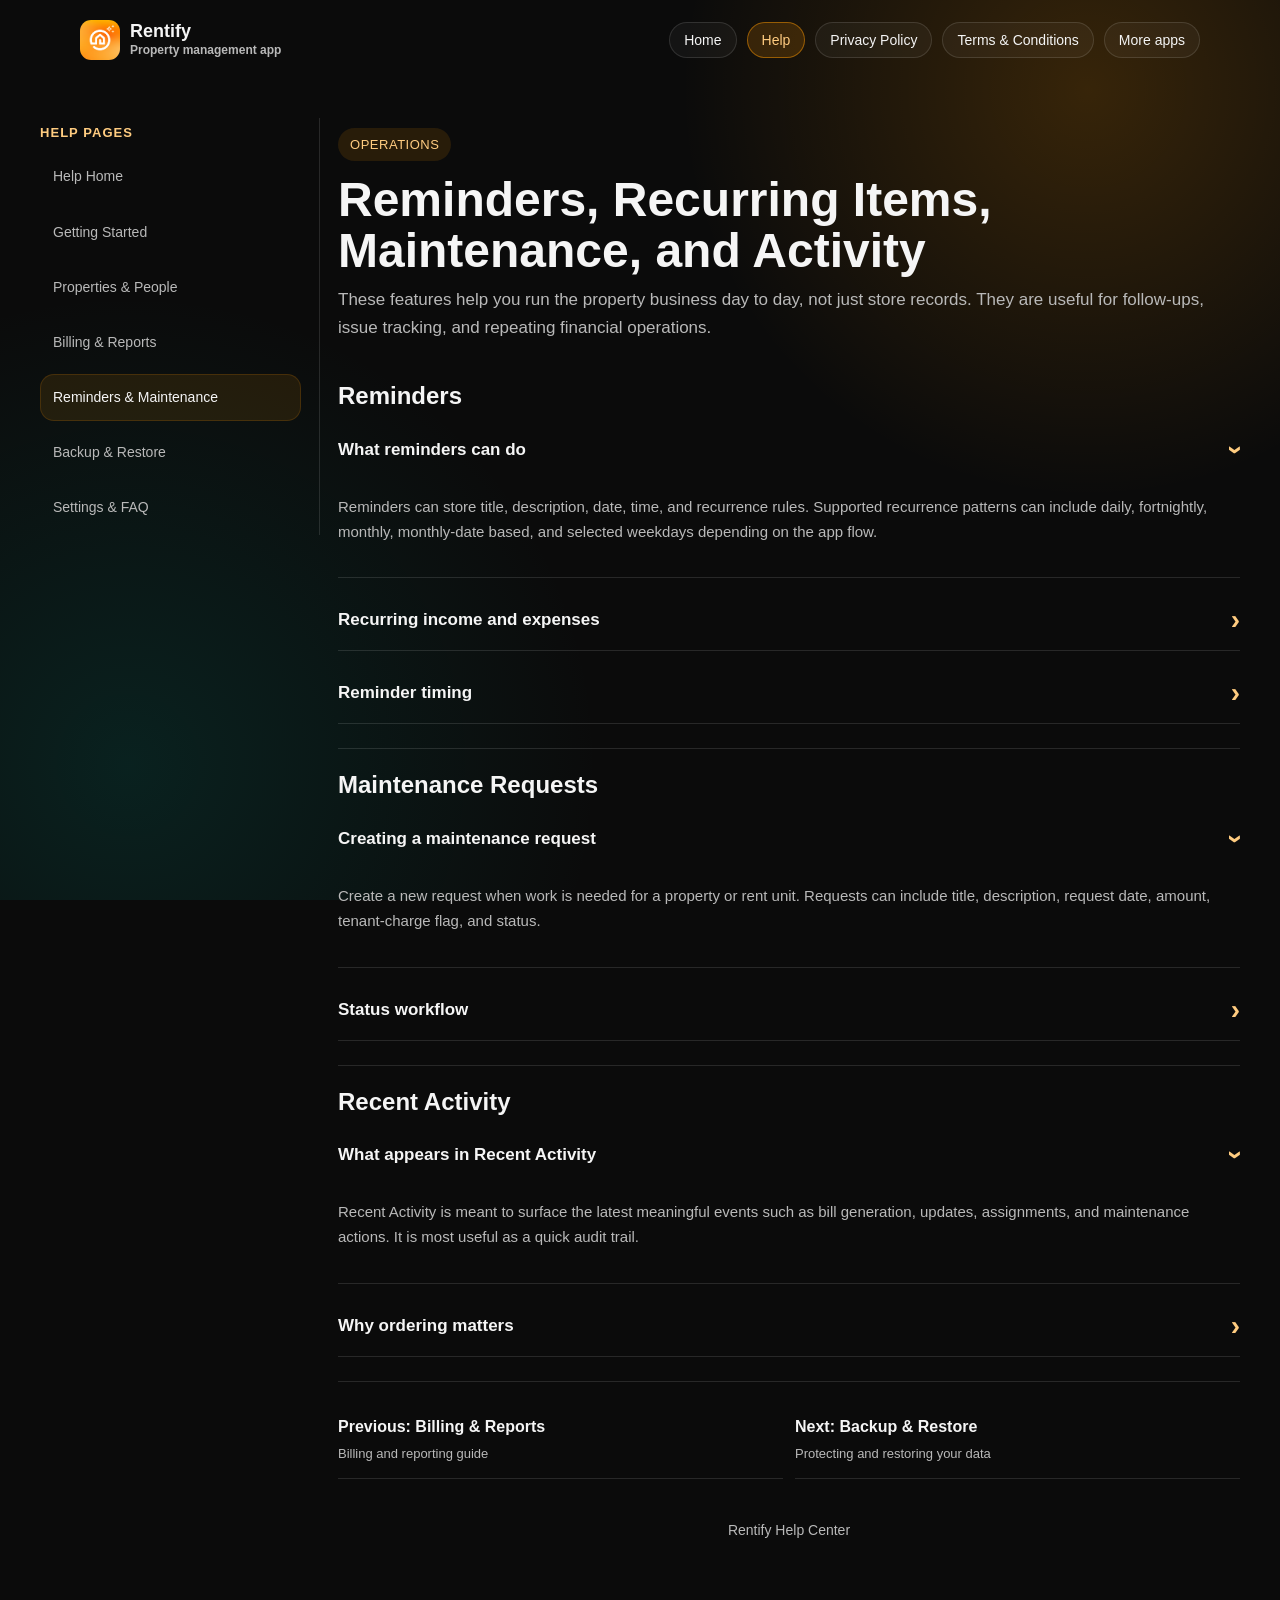
<file: help/reminders-and-maintenance.html>
<!DOCTYPE html><html lang="en"><head><meta name="google-site-verification" content="4tOKKGAvzVldMBXsxgF8fQ3O4eF1xGqxzSrDbUhDcN8" /><meta charset="UTF-8" /><meta name="viewport" content="width=device-width, initial-scale=1.0" /><title>Reminders & Maintenance - Rentify Help</title><link rel="icon" type="image/png" href="assets/favicon.png" /><link rel="apple-touch-icon" href="assets/app-icon.png" /><link rel="stylesheet" href="assets/style.css" /><script defer src="assets/app.js"></script></head><body><header class="topbar"><div class="topbar-inner"><div class="brand"><img class="brand-icon" src="assets/app-icon.png" alt="Rentify app icon" /><div class="brand-copy"><strong>Rentify</strong><span>Property management app</span></div></div><nav class="top-links" aria-label="Rentify pages"><a href="../">Home</a><a class="active" href="./">Help</a><a href="../privacy/">Privacy Policy</a><a href="../terms/">Terms & Conditions</a>
          <a href="https://smartlife-products.github.io/">More apps</a></nav><button class="menu-toggle" data-menu-toggle aria-label="Open help menu" aria-expanded="false"><span class="hamburger" aria-hidden="true"></span></button></div></header><main class="layout"><div class="page-grid"><aside class="sidebar" data-sidebar><h2>Help Pages</h2><ul class="nav-list"><li><a href="index.html">Help Home</a></li><li><a href="getting-started.html">Getting Started</a></li><li><a href="properties-and-people.html">Properties & People</a></li><li><a href="billing-and-reports.html">Billing & Reports</a></li><li><a class="active" href="reminders-and-maintenance.html">Reminders & Maintenance</a></li><li><a href="backup-and-restore.html">Backup & Restore</a></li><li><a href="settings-and-faq.html">Settings & FAQ</a></li></ul></aside><section class="content"><section class="page-intro"><span class="eyebrow">Operations</span><h1>Reminders, Recurring Items, Maintenance, and Activity</h1><p>These features help you run the property business day to day, not just store records. They are useful for follow-ups, issue tracking, and repeating financial operations.</p></section><section class="doc-section"><h2>Reminders</h2><div class="accordion"><div class="accordion-item open"><button class="accordion-header" data-accordion><span>What reminders can do</span><span data-icon>−</span></button><div class="accordion-panel"><p>Reminders can store title, description, date, time, and recurrence rules. Supported recurrence patterns can include daily, fortnightly, monthly, monthly-date based, and selected weekdays depending on the app flow.</p></div></div><div class="accordion-item"><button class="accordion-header" data-accordion><span>Recurring income and expenses</span><span data-icon>+</span></button><div class="accordion-panel"><p>Rentify can also support recurring finance-style items. This is useful for repeating non-rent transactions such as cleaning charges, service subscriptions, or other scheduled entries.</p></div></div><div class="accordion-item"><button class="accordion-header" data-accordion><span>Reminder timing</span><span data-icon>+</span></button><div class="accordion-panel"><p>Reminder scheduling may use selected start date and time. The app can also show the next trigger timestamp for existing reminders.</p></div></div></div></section><section class="doc-section"><h2>Maintenance Requests</h2><div class="accordion"><div class="accordion-item open"><button class="accordion-header" data-accordion><span>Creating a maintenance request</span><span data-icon>−</span></button><div class="accordion-panel"><p>Create a new request when work is needed for a property or rent unit. Requests can include title, description, request date, amount, tenant-charge flag, and status.</p></div></div><div class="accordion-item"><button class="accordion-header" data-accordion><span>Status workflow</span><span data-icon>+</span></button><div class="accordion-panel"><p>Typical statuses include Pending, Progress, Completed, or Rejected. Tabs and counts can help you move between statuses quickly.</p></div></div></div></section><section class="doc-section"><h2>Recent Activity</h2><div class="accordion"><div class="accordion-item open"><button class="accordion-header" data-accordion><span>What appears in Recent Activity</span><span data-icon>−</span></button><div class="accordion-panel"><p>Recent Activity is meant to surface the latest meaningful events such as bill generation, updates, assignments, and maintenance actions. It is most useful as a quick audit trail.</p></div></div><div class="accordion-item"><button class="accordion-header" data-accordion><span>Why ordering matters</span><span data-icon>+</span></button><div class="accordion-panel"><p>Activity lists should be sorted with newest items first. If an item seems out of order, check whether its timestamp is based on created time, updated time, or billing month label.</p></div></div></div></section><div class="pager"><a href="billing-and-reports.html"><strong>Previous: Billing & Reports</strong><span>Billing and reporting guide</span></a><a href="backup-and-restore.html"><strong>Next: Backup & Restore</strong><span>Protecting and restoring your data</span></a></div><p class="footer">Rentify Help Center</p></section></div></main></body></html>
</file>
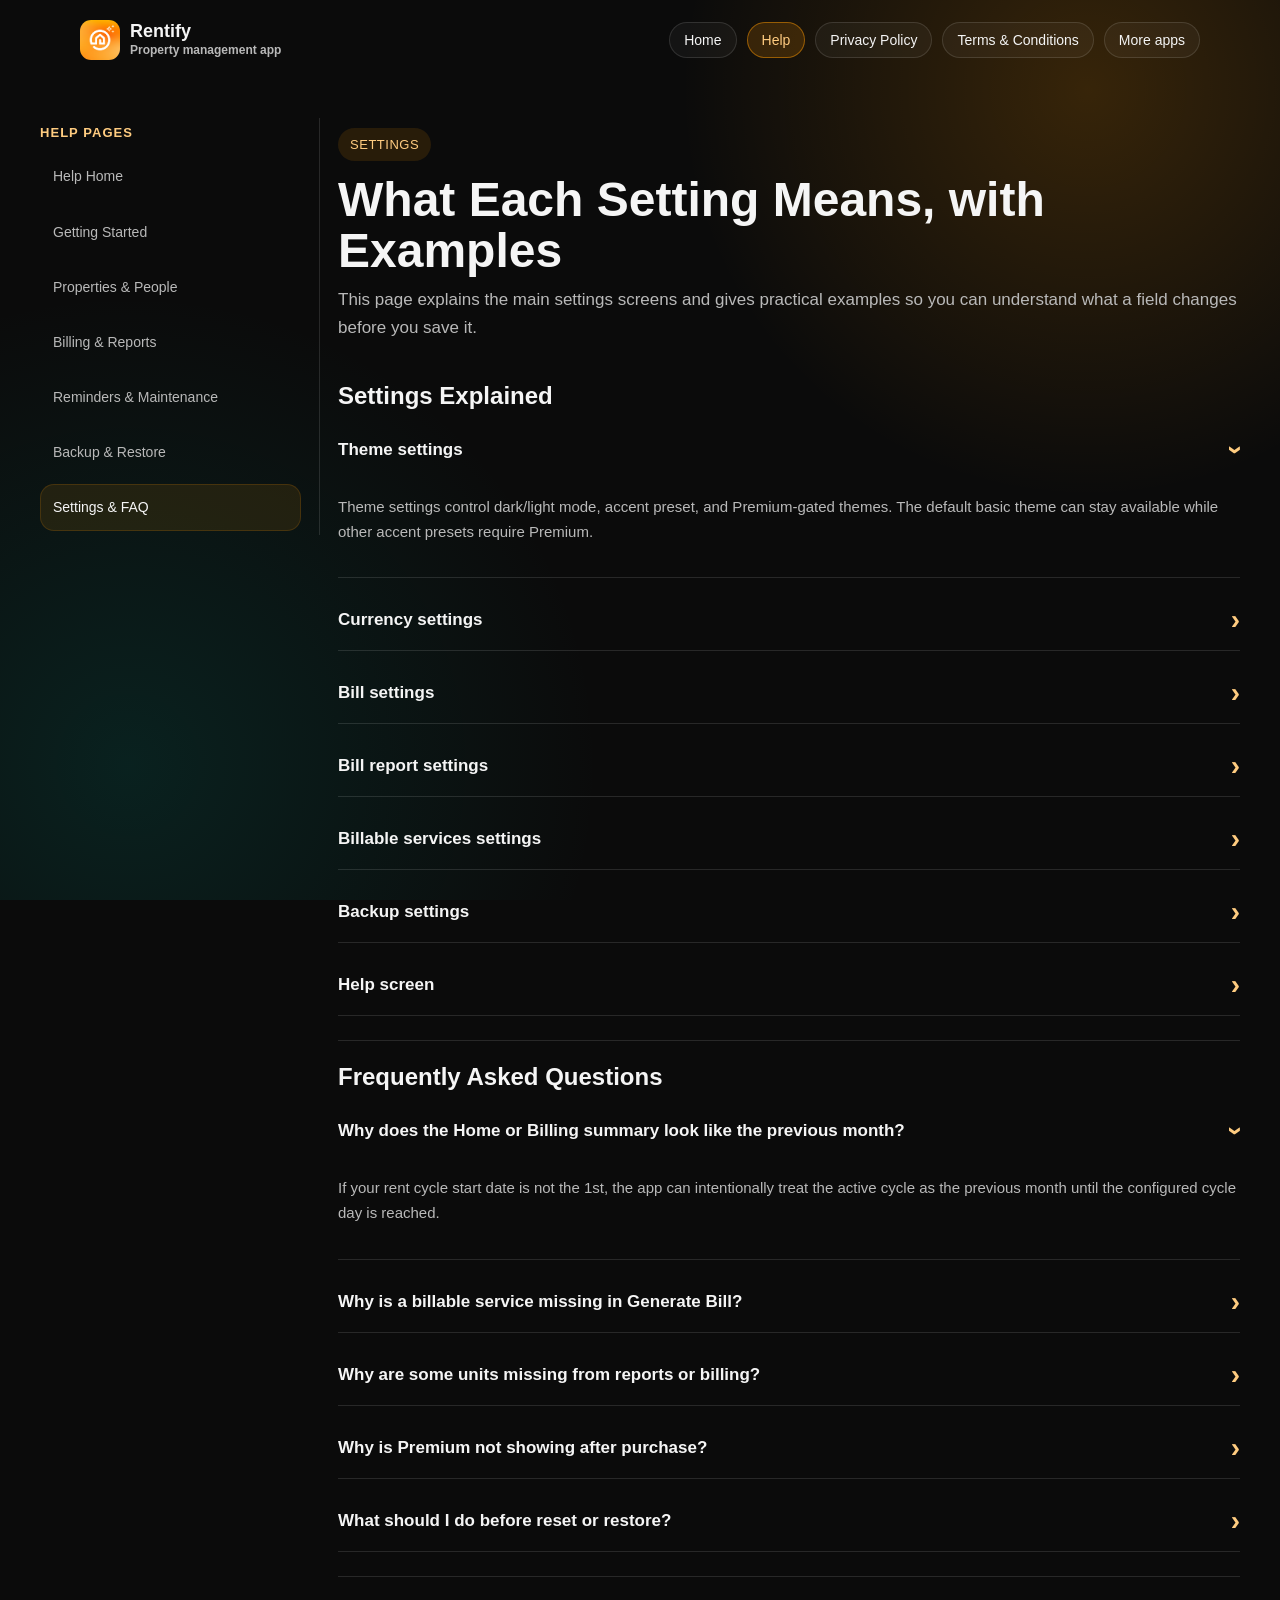
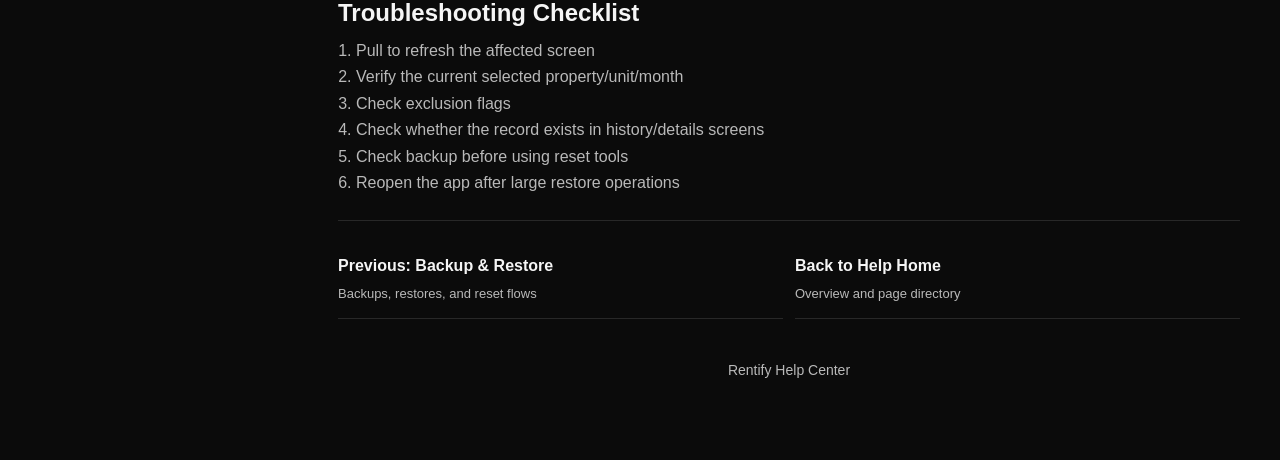
<file: help/settings-and-faq.html>
<!DOCTYPE html><html lang="en"><head><meta name="google-site-verification" content="4tOKKGAvzVldMBXsxgF8fQ3O4eF1xGqxzSrDbUhDcN8" /><meta charset="UTF-8" /><meta name="viewport" content="width=device-width, initial-scale=1.0" /><title>Settings & FAQ - Rentify Help</title><link rel="icon" type="image/png" href="assets/favicon.png" /><link rel="apple-touch-icon" href="assets/app-icon.png" /><link rel="stylesheet" href="assets/style.css" /><script defer src="assets/app.js"></script></head><body><header class="topbar"><div class="topbar-inner"><div class="brand"><img class="brand-icon" src="assets/app-icon.png" alt="Rentify app icon" /><div class="brand-copy"><strong>Rentify</strong><span>Property management app</span></div></div><nav class="top-links" aria-label="Rentify pages"><a href="../">Home</a><a class="active" href="./">Help</a><a href="../privacy/">Privacy Policy</a><a href="../terms/">Terms & Conditions</a>
          <a href="https://smartlife-products.github.io/">More apps</a></nav><button class="menu-toggle" data-menu-toggle aria-label="Open help menu" aria-expanded="false"><span class="hamburger" aria-hidden="true"></span></button></div></header><main class="layout"><div class="page-grid"><aside class="sidebar" data-sidebar><h2>Help Pages</h2><ul class="nav-list"><li><a href="index.html">Help Home</a></li><li><a href="getting-started.html">Getting Started</a></li><li><a href="properties-and-people.html">Properties & People</a></li><li><a href="billing-and-reports.html">Billing & Reports</a></li><li><a href="reminders-and-maintenance.html">Reminders & Maintenance</a></li><li><a href="backup-and-restore.html">Backup & Restore</a></li><li><a class="active" href="settings-and-faq.html">Settings & FAQ</a></li></ul></aside><section class="content"><section class="page-intro"><span class="eyebrow">Settings</span><h1>What Each Setting Means, with Examples</h1><p>This page explains the main settings screens and gives practical examples so you can understand what a field changes before you save it.</p></section><section class="doc-section"><h2>Settings Explained</h2><div class="accordion">
<div class="accordion-item open"><button class="accordion-header" data-accordion><span>Theme settings</span><span data-icon>−</span></button><div class="accordion-panel"><p>Theme settings control dark/light mode, accent preset, and Premium-gated themes. The default basic theme can stay available while other accent presets require Premium.</p></div></div>
<div class="accordion-item"><button class="accordion-header" data-accordion><span>Currency settings</span><span data-icon>+</span></button><div class="accordion-panel"><p>Currency selection changes billing and total display formatting. Use the currency that matches how you want invoice exports and totals to appear.</p></div></div>
<div class="accordion-item"><button class="accordion-header" data-accordion><span>Bill settings</span><span data-icon>+</span></button><div class="accordion-panel"><p><strong>Rent cycle start date:</strong> decides how rent-cycle-aware summary cards interpret the active monthly cycle.</p><p><strong>Grace period:</strong> controls the payment duration window used in billing-related due date logic.</p><p><strong>Example:</strong> If rent cycle start date is 10 and grace period is 5 days, your summaries and due-related interpretations may shift around those dates.</p></div></div>
<div class="accordion-item"><button class="accordion-header" data-accordion><span>Bill report settings</span><span data-icon>+</span></button><div class="accordion-panel"><p>These flags control what appears in bill details and exported reports. Examples include brand name, status, rent house, associated details, meter, consumption, and billing start date.</p></div></div>
<div class="accordion-item"><button class="accordion-header" data-accordion><span>Billable services settings</span><span data-icon>+</span></button><div class="accordion-panel"><p>Use this area to define reusable services that can later be attached to properties and included in billing.</p></div></div>
<div class="accordion-item"><button class="accordion-header" data-accordion><span>Backup settings</span><span data-icon>+</span></button><div class="accordion-panel"><p>Use this screen for local backup, Drive backup, restore, file deletion, and scoped reset. Some Drive actions may require Premium.</p></div></div>
<div class="accordion-item"><button class="accordion-header" data-accordion><span>Help screen</span><span data-icon>+</span></button><div class="accordion-panel"><p>The Help area can open a web-based guide. This help site is designed to be the user-facing reference for app usage.</p></div></div>
</div></section>
<section class="doc-section"><h2>Frequently Asked Questions</h2><div class="accordion">
<div class="accordion-item open"><button class="accordion-header" data-accordion><span>Why does the Home or Billing summary look like the previous month?</span><span data-icon>−</span></button><div class="accordion-panel"><p>If your rent cycle start date is not the 1st, the app can intentionally treat the active cycle as the previous month until the configured cycle day is reached.</p></div></div>
<div class="accordion-item"><button class="accordion-header" data-accordion><span>Why is a billable service missing in Generate Bill?</span><span data-icon>+</span></button><div class="accordion-panel"><p>Check whether the service is attached to the property, enabled, and whether monthly setup is required for that month.</p></div></div>
<div class="accordion-item"><button class="accordion-header" data-accordion><span>Why are some units missing from reports or billing?</span><span data-icon>+</span></button><div class="accordion-panel"><p>Check the rent unit exclusion flags. A unit may be intentionally excluded from billing, reports, or stats.</p></div></div>
<div class="accordion-item"><button class="accordion-header" data-accordion><span>Why is Premium not showing after purchase?</span><span data-icon>+</span></button><div class="accordion-panel"><p>Make sure you are using the same Google Play account that made the purchase, the app is installed from the Play testing or published track, and then use the restore Premium action inside the app.</p></div></div>
<div class="accordion-item"><button class="accordion-header" data-accordion><span>What should I do before reset or restore?</span><span data-icon>+</span></button><div class="accordion-panel"><p>Create a fresh local backup first. If available, also create a Drive backup. This gives you a safe fallback.</p></div></div>
</div></section>
<section class="doc-section"><h2>Troubleshooting Checklist</h2><ol class="steps"><li>Pull to refresh the affected screen</li><li>Verify the current selected property/unit/month</li><li>Check exclusion flags</li><li>Check whether the record exists in history/details screens</li><li>Check backup before using reset tools</li><li>Reopen the app after large restore operations</li></ol></section>
<div class="pager"><a href="backup-and-restore.html"><strong>Previous: Backup & Restore</strong><span>Backups, restores, and reset flows</span></a><a href="index.html"><strong>Back to Help Home</strong><span>Overview and page directory</span></a></div><p class="footer">Rentify Help Center</p></section></div></main></body></html>
</file>
<file: help/assets/style.css>
:root {
  --bg: #0b0b0b;
  --surface: #151515;
  --card: #191919;
  --card-soft: #262626;
  --text: #f5f5f5;
  --muted: #b9b9b9;
  --border: rgba(255, 255, 255, 0.12);
  --primary: #ff9800;
  --secondary: #ffcc80;
  --success: #00d88a;
  --danger: #b3262a;
  --shadow: 0 20px 60px rgba(0, 0, 0, 0.3);
}
* { box-sizing: border-box; }
html { scroll-behavior: smooth; }
body {
  margin: 0;
  min-height: 100vh;
  font-family: -apple-system, BlinkMacSystemFont, "Segoe UI", Roboto,
    Oxygen, Ubuntu, Cantarell, "Helvetica Neue", Arial, sans-serif;
  background: var(--bg);
  color: var(--text);
  line-height: 1.65;
}
body::before {
  content: "";
  position: fixed;
  inset: 0;
  z-index: -1;
  pointer-events: none;
  background:
    radial-gradient(circle at 85% 10%, rgba(255, 152, 0, 0.18), transparent 30%),
    radial-gradient(circle at 10% 85%, rgba(0, 150, 136, 0.16), transparent 34%),
    var(--bg);
}
a { color: var(--secondary); text-decoration: none; }
a:hover { text-decoration: underline; }
img { max-width: 100%; display: block; }
.layout {
  width: min(1200px, calc(100% - 24px));
  margin: 0 auto;
  padding: 20px 0 64px;
}
.topbar { background: transparent; }
.topbar-inner {
  width: min(1120px, calc(100% - 32px));
  margin: 0 auto;
  display: flex;
  align-items: center;
  justify-content: space-between;
  gap: 16px;
  padding: 20px 0;
}
.brand {
  display: flex;
  align-items: center;
  gap: 10px;
  min-width: 0;
}
.brand-icon {
  width: 40px;
  height: 40px;
  border-radius: 11px;
  flex: 0 0 auto;
}
.brand-copy strong {
  display: block;
  font-size: 18px;
  line-height: 1.05;
}
.brand-copy span {
  display: block;
  color: var(--muted);
  font-size: 12px;
  font-weight: 600;
  line-height: 1.25;
  margin-top: 2px;
}
.top-links {
  display: flex;
  flex-wrap: wrap;
  gap: 10px;
  margin-left: auto;
}
.top-links a {
  display: inline-flex;
  align-items: center;
  justify-content: center;
  color: var(--text);
  border: 1px solid var(--border);
  border-radius: 999px;
  padding: 9px 14px;
  background: rgba(255, 255, 255, 0.04);
  font-size: 14px;
  line-height: normal;
}
.top-links a:hover {
  border-color: rgba(255, 152, 0, 0.28);
  text-decoration: none;
}
.top-links a.active {
  border-color: rgba(255, 152, 0, 0.48);
  background: rgba(255, 152, 0, 0.16);
  color: var(--secondary);
}
.menu-toggle {
  display: none;
  border: 1px solid var(--border);
  background: rgba(255, 255, 255, 0.04);
  color: var(--text);
  border-radius: 999px;
  width: 42px;
  height: 36px;
  padding: 0;
  align-items: center;
  justify-content: center;
  cursor: pointer;
}
.hamburger,
.hamburger::before,
.hamburger::after {
  display: block;
  width: 16px;
  height: 2px;
  border-radius: 999px;
  background: var(--text);
  content: '';
}
.hamburger {
  position: relative;
}
.hamburger::before,
.hamburger::after {
  position: absolute;
  left: 0;
}
.hamburger::before {
  top: -6px;
}
.hamburger::after {
  top: 6px;
}
.page-grid {
  display: grid;
  grid-template-columns: 280px minmax(0, 1fr);
  gap: 18px;
  margin-top: 18px;
}
.sidebar {
  position: sticky;
  top: 78px;
  align-self: start;
  border-right: 1px solid var(--border);
  padding: 4px 18px 4px 0;
}
.sidebar h2 {
  margin: 0 0 10px;
  font-size: 13px;
  text-transform: uppercase;
  letter-spacing: 0.08em;
  color: var(--secondary);
}
.nav-list, .toc-list {
  display: grid;
  gap: 8px;
  padding: 0;
  margin: 0;
  list-style: none;
}
.nav-list a, .toc-list a {
  display: block;
  padding: 11px 12px;
  border-radius: 14px;
  border: 1px solid transparent;
  background: transparent;
  color: var(--muted);
  font-size: 14px;
}
.nav-list a.active, .nav-list a:hover, .toc-list a:hover {
  background: rgba(255, 152, 0, 0.10);
  color: var(--text);
  border-color: rgba(255, 152, 0, 0.16);
  text-decoration: none;
}
.content {
  display: grid;
  gap: 18px;
}
.page-intro {
  padding: 10px 0 18px;
}
.eyebrow {
  display: inline-block;
  padding: 6px 12px;
  border-radius: 999px;
  background: rgba(255,152,0,0.12);
  color: var(--secondary);
  font-size: 13px;
  text-transform: uppercase;
  letter-spacing: 0.04em;
}
.page-intro h1 {
  margin: 14px 0 10px;
  font-size: clamp(30px, 4vw, 48px);
  line-height: 1.05;
}
.page-intro p {
  margin: 0;
  color: var(--muted);
  font-size: 17px;
}
.page-intro-meta {
  display: flex;
  flex-wrap: wrap;
  gap: 10px;
  margin-top: 18px;
}
.page-intro-meta span {
  padding: 8px 12px;
  border-radius: 999px;
  background: var(--card-soft);
  border: 1px solid var(--border);
  color: var(--muted);
  font-size: 13px;
}
.doc-block, .doc-section {
  border-bottom: 1px solid var(--border);
  padding: 4px 0 24px;
}
.doc-grid {
  display: grid;
  grid-template-columns: repeat(2, minmax(0, 1fr));
  gap: 16px;
}
.doc-block h2, .doc-section h2 {
  margin: 0 0 10px;
  font-size: 24px;
  line-height: 1.15;
}
.lead {
  color: var(--muted);
  font-size: 16px;
  margin: 0;
}
.callout {
  border-left: 4px solid var(--primary);
  background: rgba(255, 152, 0, 0.08);
  padding: 14px 16px;
  border-radius: 16px;
  margin-top: 16px;
}
.callout strong { color: var(--text); }
.steps, .mini-list {
  margin: 12px 0 0;
  padding-left: 18px;
  color: var(--muted);
}
.shot {
  margin-top: 16px;
  border: 1px dashed rgba(255, 204, 128, 0.35);
  border-radius: 18px;
  padding: 12px;
  background: rgba(255,255,255,0.02);
}
.shot img {
  width: 100%;
  border-radius: 12px;
  background: #111;
}
.accordion {
  display: grid;
  gap: 12px;
}
.accordion-item {
  border-bottom: 1px solid var(--border);
  overflow: hidden;
  background: transparent;
}
.accordion-header {
  width: 100%;
  text-align: left;
  background: transparent;
  color: var(--text);
  border: 0;
  padding: 16px 0;
  display: flex;
  justify-content: space-between;
  align-items: center;
  gap: 16px;
  font-size: 17px;
  font-weight: 600;
  cursor: pointer;
  transition: color 180ms ease;
}
.accordion-header:hover {
  color: var(--secondary);
}
.accordion-header [data-icon] {
  display: inline-flex;
  align-items: center;
  justify-content: center;
  color: var(--secondary);
  font-size: 28px;
  line-height: 1;
  transform: rotate(0deg);
  transform-origin: center;
  transition: transform 220ms ease, color 220ms ease;
}
.accordion-item.open .accordion-header [data-icon] {
  transform: rotate(90deg);
}
.accordion-panel {
  max-height: 0;
  overflow: hidden;
  opacity: 0;
  padding: 0;
  transition: max-height 260ms ease, opacity 220ms ease, padding 220ms ease;
}
.accordion-item.open .accordion-panel {
  opacity: 1;
  padding: 0 0 18px;
}
.accordion-panel p,
.accordion-panel li { color: var(--muted); font-size: 15px; }
.footer {
  text-align: center;
  color: var(--muted);
  font-size: 14px;
  padding-top: 8px;
}
.pager {
  display: flex;
  justify-content: space-between;
  gap: 12px;
  flex-wrap: wrap;
}
.pager a {
  flex: 1 1 220px;
  border-bottom: 1px solid var(--border);
  padding: 14px 0;
  background: transparent;
}
.pager strong {
  display: block;
  color: var(--text);
  font-size: 16px;
}
.pager span {
  display: block;
  color: var(--muted);
  font-size: 13px;
  margin-top: 3px;
}
@media (max-width: 920px) {
  .topbar-inner { align-items: flex-start; flex-wrap: wrap; }
  .top-links { order: 3; width: 100%; margin-left: 0; }
  .page-grid { grid-template-columns: 1fr; }
  body.help-menu-open { overflow: hidden; }
  body.help-menu-open::after {
    content: '';
    position: fixed;
    inset: 0;
    z-index: 25;
    background: rgba(0, 0, 0, 0.62);
  }
  .sidebar {
    position: fixed;
    inset: 0 auto 0 0;
    z-index: 30;
    width: min(82vw, 320px);
    height: 100dvh;
    max-height: 100dvh;
    padding: 28px 18px;
    background: var(--bg);
    border-right: 1px solid var(--border);
    transform: translateX(-105%);
    transition: transform 260ms ease;
    overflow-y: auto;
  }
  .sidebar.open { transform: translateX(0); }
  .menu-toggle { display: inline-flex; }
}
@media (max-width: 720px) {
  .layout, .topbar-inner { width: min(100%, calc(100% - 32px)); }
  .page-intro, .doc-block, .doc-section { padding: 8px 0 22px; }
  .doc-grid { grid-template-columns: 1fr; }
  .page-intro p { font-size: 15px; }
  .doc-block h2, .doc-section h2 { font-size: 22px; }
  .accordion-header { font-size: 16px; }
}
</file>
